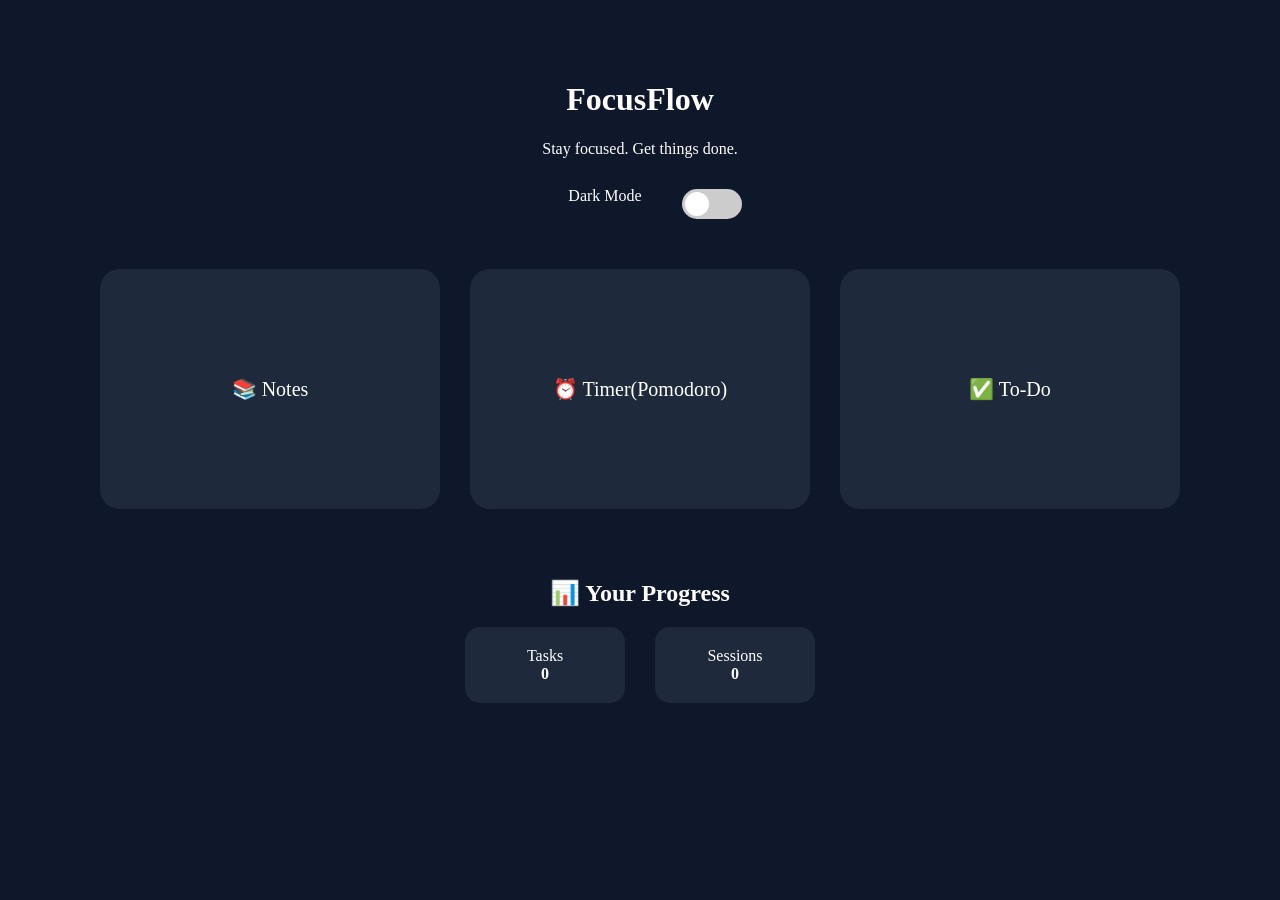
<file: index.html>
<!DOCTYPE html>
<html>
<head>
    <title>FocusFlow</title>
    <link rel="stylesheet" href="style.css">
</head>

<body>

<header class="hero">
    <h1>FocusFlow</h1>
    <p>Stay focused. Get things done.</p>

    <div class="theme-toggle">
        <span id="modeText">Dark Mode</span>
        <label class="toggle-switch">
            <input type="checkbox" onclick="toggleTheme(); updateModeText(this)">
            <span class="slider"></span>
        </label>
    </div>
</header>

<section class="cards">
    <a href="notes.html" class="card big">📚 Notes</a>
    <a href="timer.html" class="card big">⏰ Timer(Pomodoro)</a>
    <a href="todo.html" class="card big">✅ To-Do</a>
</section>

<section class="progress">
    <h2>📊 Your Progress</h2>
    <div class="stats">
        <div class="stat">Tasks<br><b id="taskCount">0</b></div>
        <div class="stat">Sessions<br><b id="sessionCount">0</b></div>
    </div>
</section>

<script src="script.js"></script>
</body>
</html>
</file>
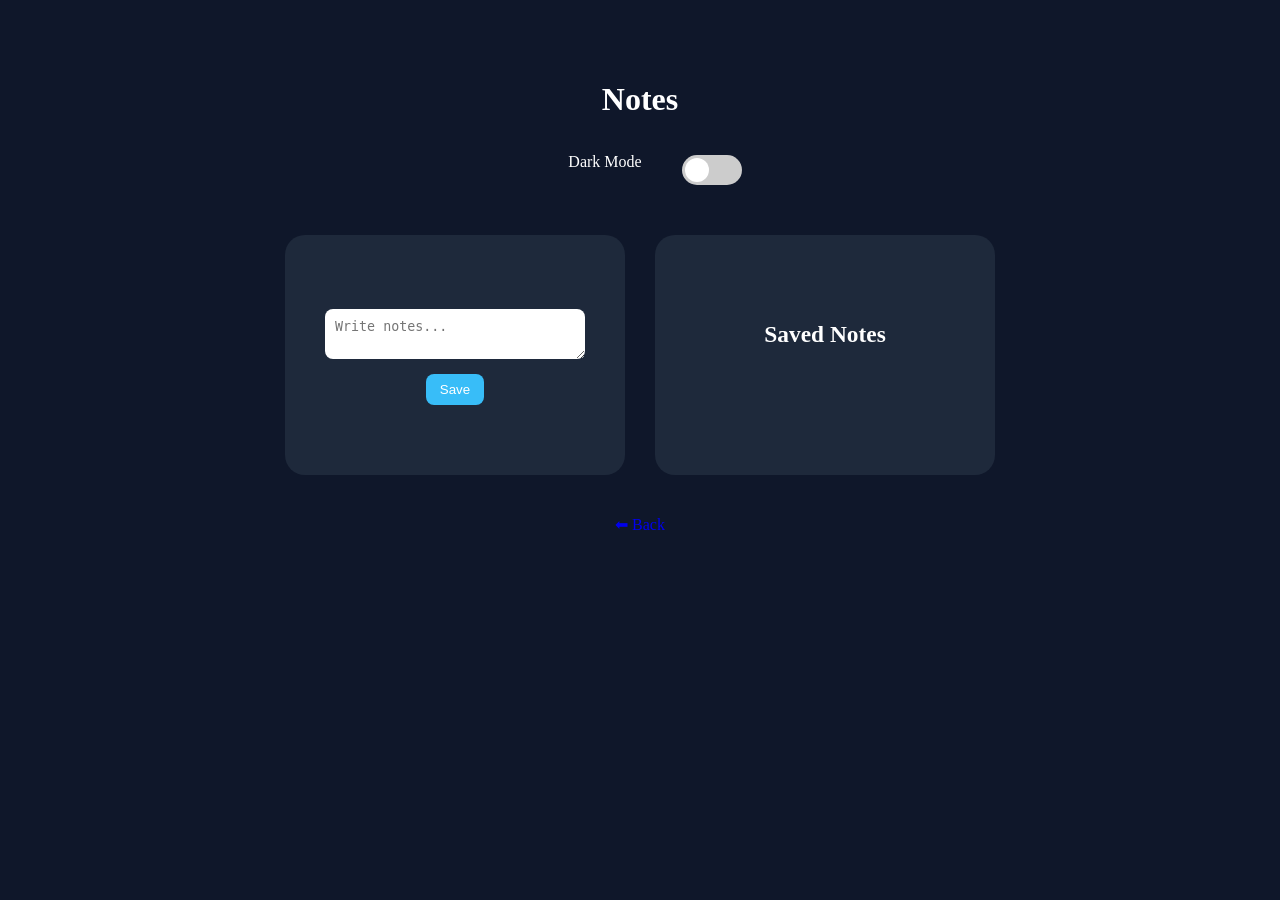
<file: notes.html>
<!DOCTYPE html>
<html>
<head>
    <title>Notes</title>
    <link rel="stylesheet" href="style.css">
</head>

<body>

<header class="hero">
    <h1>Notes</h1>

    <div class="theme-toggle">
    <span id="modeText">Dark Mode</span>
    <label class="toggle-switch">
        <input type="checkbox" onclick="toggleTheme(); updateModeText(this)">
        <span class="slider"></span>
    </label>
</div>
</header>

<section class="cards">
    <div class="card big">
        <textarea id="noteInput" placeholder="Write notes..."></textarea>
        <button onclick="saveNote()">Save</button>
    </div>

    <div class="card big">
        <h3>Saved Notes</h3>
        <p id="savedNote"></p>
    </div>
</section>

<a href="index.html" class="back">⬅ Back</a>

<script src="script.js"></script>
</body>
</html>
</file>
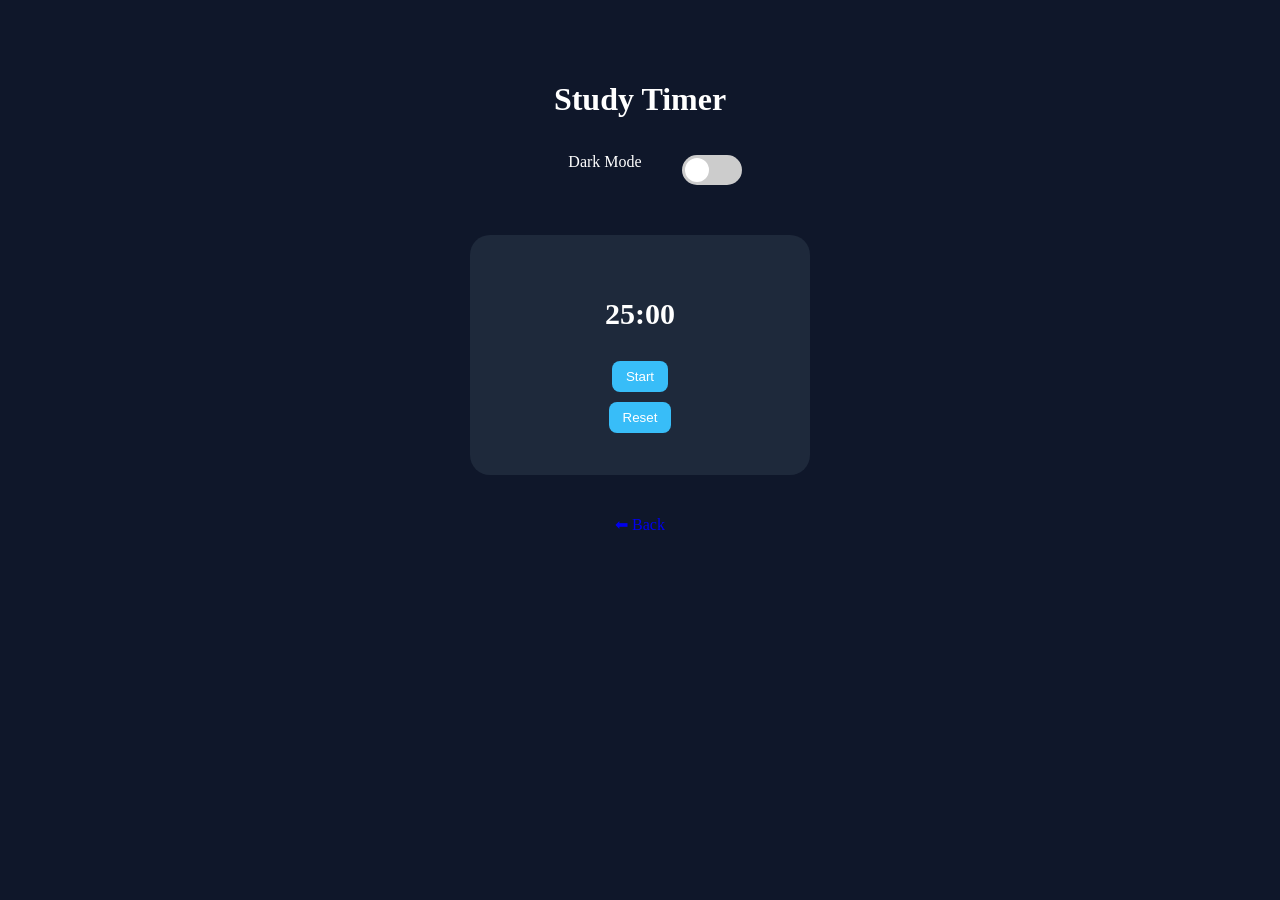
<file: timer.html>
<!DOCTYPE html>
<html>
<head>
    <title>Timer</title>
    <link rel="stylesheet" href="style.css">
</head>

<body>

<header class="hero">
    <h1>Study Timer</h1>

    <div class="theme-toggle">
    <span id="modeText">Dark Mode</span>
    <label class="toggle-switch">
        <input type="checkbox" onclick="toggleTheme(); updateModeText(this)">
        <span class="slider"></span>
    </label>
</div>
</header>

<section class="cards">
    <div class="card big">
        <h2 id="timer">25:00</h2>
        <button onclick="startTimer()">Start</button>
        <button onclick="resetTimer()">Reset</button>
    </div>
</section>

<a href="index.html" class="back">⬅ Back</a>

<script src="script.js"></script>
</body>
</html>
</file>
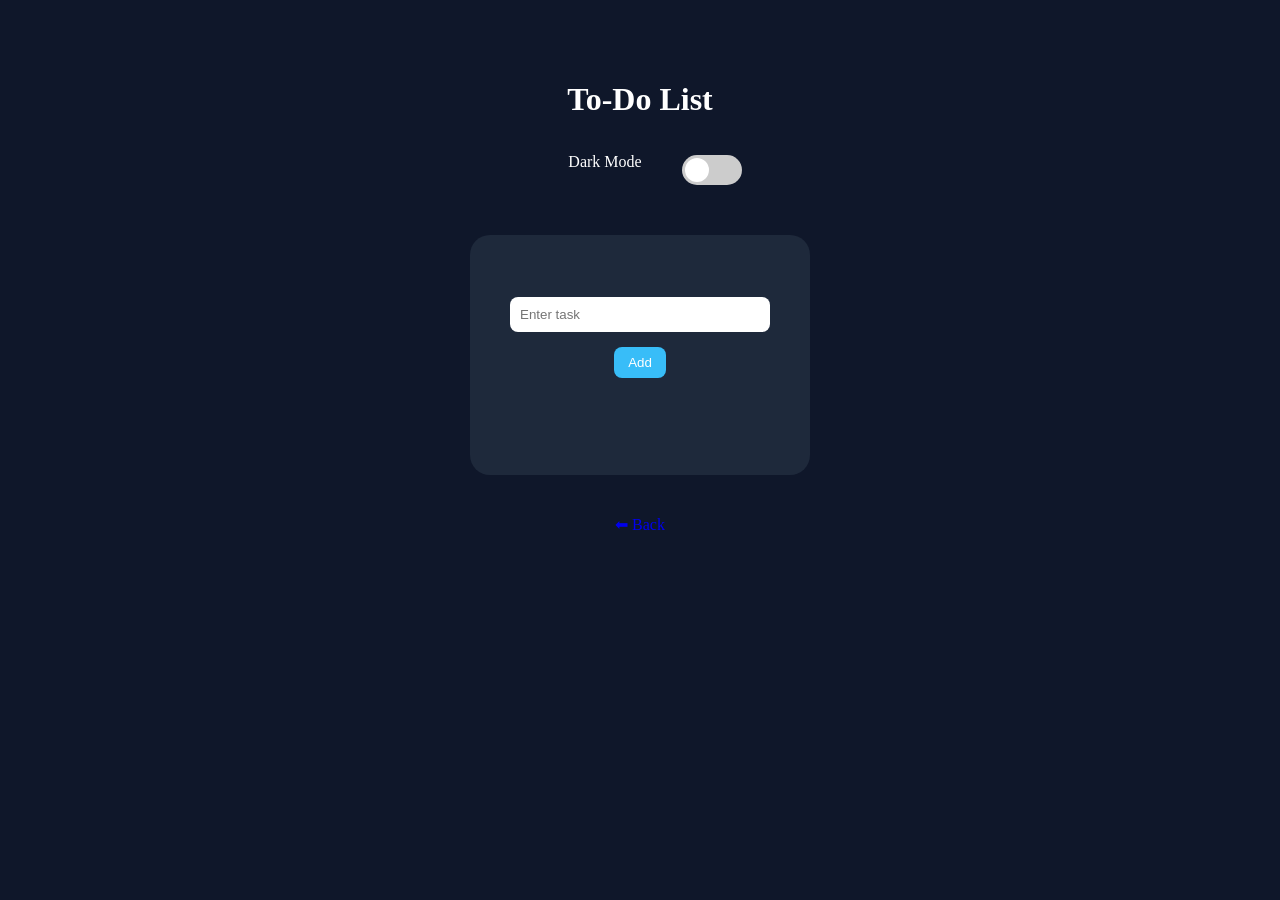
<file: todo.html>
<!DOCTYPE html>
<html>
<head>
    <title>To-Do</title>
    <link rel="stylesheet" href="style.css">
</head>

<body>

<header class="hero">
    <h1>To-Do List</h1>

    <div class="theme-toggle">
    <span id="modeText">Dark Mode</span>
    <label class="toggle-switch">
        <input type="checkbox" onclick="toggleTheme(); updateModeText(this)">
        <span class="slider"></span>
    </label>
</div>
</header>

<section class="cards">
    <div class="card big">
        <input id="taskInput" placeholder="Enter task">
        <button onclick="addTask()">Add</button>
        <ul id="taskList"></ul>
    </div>
</section>

<a href="index.html" class="back">⬅ Back</a>

<script src="script.js"></script>
</body>
</html>
</file>
<file: style.css>
:root {
    --bg: #0f172a;
    --card: #1e293b;
    --text: white;
    --accent: #38bdf8;
}

.light {
    --bg: #f1f5f9;
    --card: white;
    --text: black;
}

body {
    margin: 0;
    font-family: 'Segoe UI';
    background: var(--bg);
    color: var(--text);
}

/* HERO */
.hero {
    text-align: center;
    padding: 60px 20px 30px;
}

.theme-toggle {
    display: flex;
    justify-content: center;
    align-items: center;
    gap: 10px;
    margin-top: 10px;
}

/* CARDS */
.cards {
    display: flex;
    justify-content: center;
    align-items: center;
    gap: 30px;
    flex-wrap: wrap;
    padding: 20px;
}

.card {
    background: var(--card);
    border-radius: 20px;
    text-decoration: none;
    color: var(--text);
    display: flex;
    flex-direction: column;
    align-items: center;
    justify-content: center;
    font-size: 20px;
    padding: 20px;
    transition: 0.3s;
}

.big {
    width: 300px;
    min-height: 200px;
}

.card:hover {
    transform: scale(1.07);
    background: #334155;
}

/* INPUTS */
input, textarea {
    width: 80%;
    padding: 10px;
    margin: 10px 0;
    border-radius: 8px;
    border: none;
}

button {
    padding: 8px 14px;
    margin: 5px;
    border: none;
    border-radius: 8px;
    background: var(--accent);
    color: white;
    cursor: pointer;
}

ul {
    list-style: none;
    padding: 0;
    width: 100%;
}

li {
    margin-top: 8px;
    cursor: pointer;
}

/* PROGRESS */
.progress {
    text-align: center;
    padding: 30px;
}

.stats {
    display: flex;
    justify-content: center;
    gap: 30px;
}

.stat {
    background: var(--card);
    padding: 20px;
    border-radius: 15px;
    width: 120px;
}

/* BACK BUTTON */
.back {
    display: block;
    text-align: center;
    margin: 20px;
    text-decoration: none;
}

/* RESPONSIVE */
@media (max-width: 600px) {
    .big {
        width: 90%;
    }
    .stats {
        flex-direction: column;
        align-items: center;
    }
}

/* FANCY TOGGLE */
.toggle-switch {
    position: relative;
    display: inline-block;
    width: 60px;
    height: 30px;
    margin-top: 15px;
}

.toggle-switch input {
    display: none;
}

.slider {
    position: absolute;
    background: #ccc;
    border-radius: 30px;
    width: 100%;
    height: 100%;
    transition: 0.4s;
}

.slider::before {
    content: "";
    position: absolute;
    height: 24px;
    width: 24px;
    left: 3px;
    bottom: 3px;
    background: white;
    border-radius: 50%;
    transition: 0.4s;
}

input:checked + .slider {
    background: #38bdf8;
}

input:checked + .slider::before {
    transform: translateX(30px);
}
</file>
